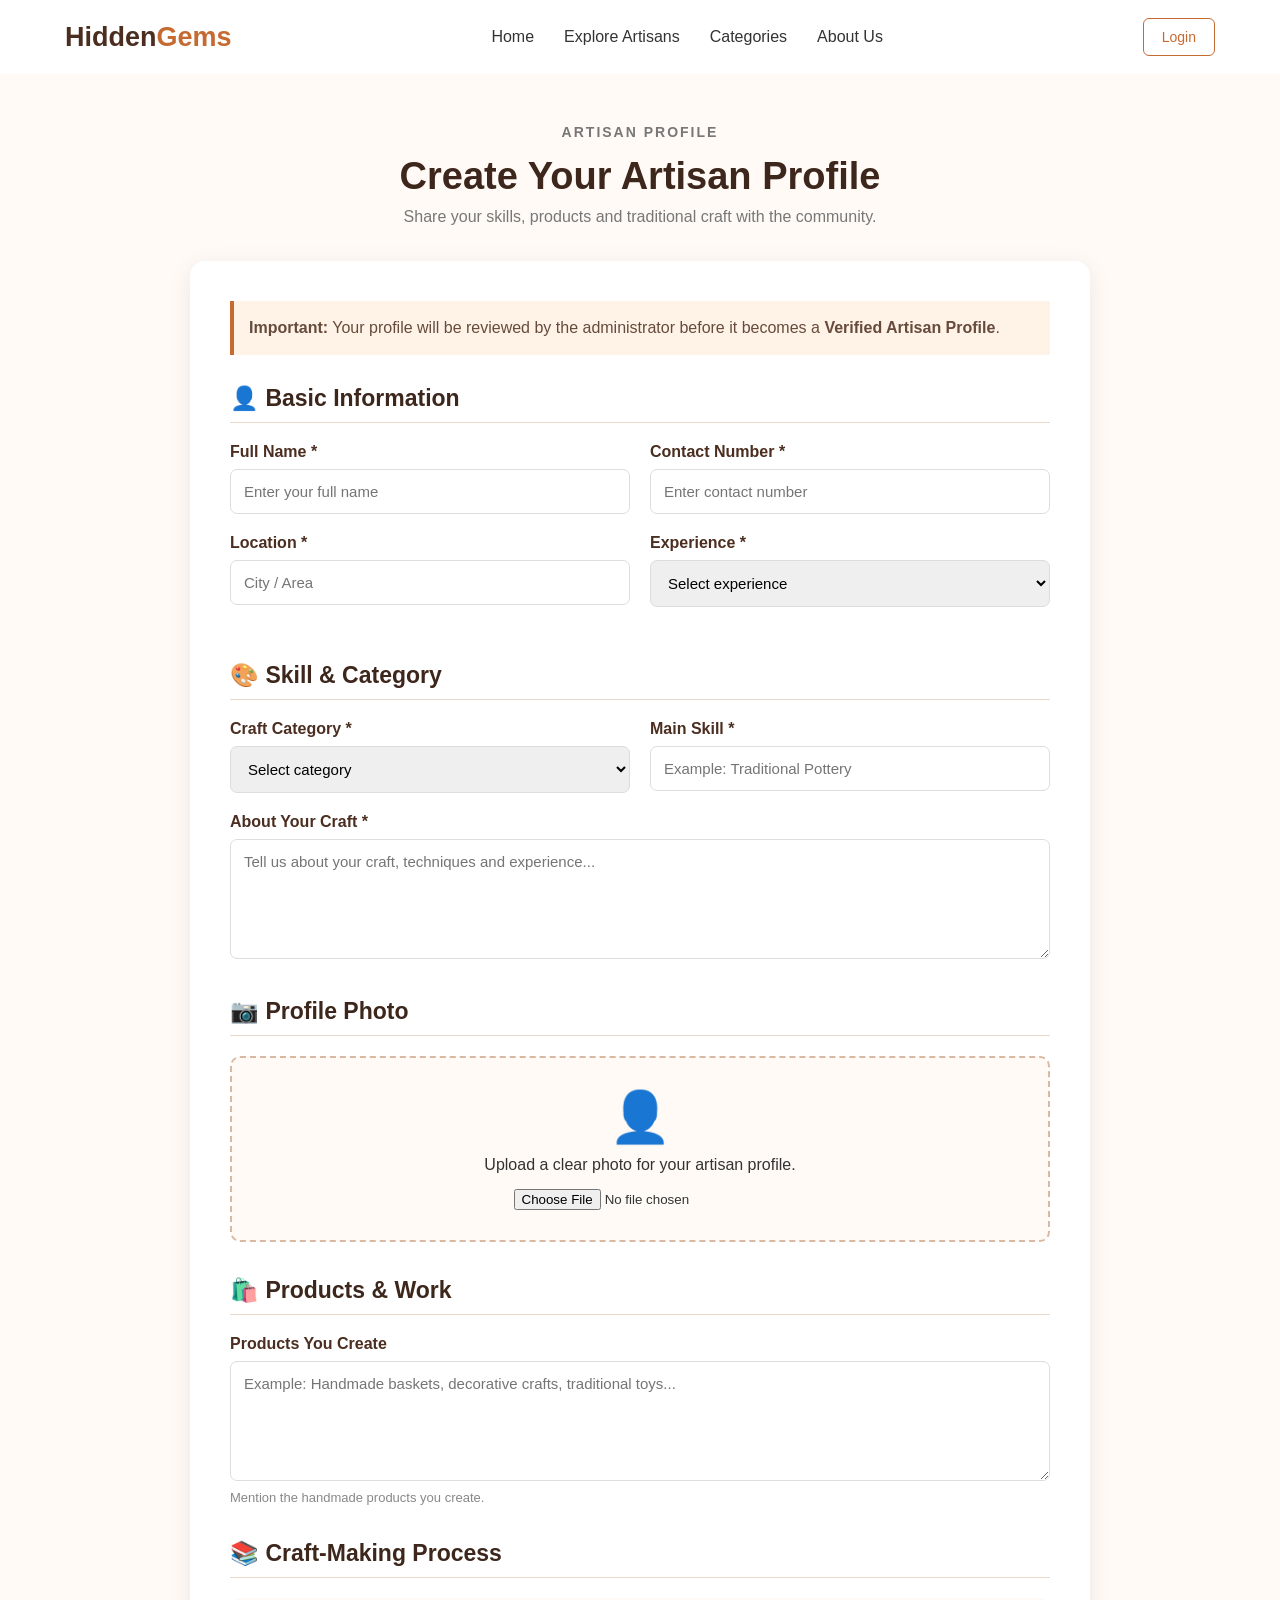
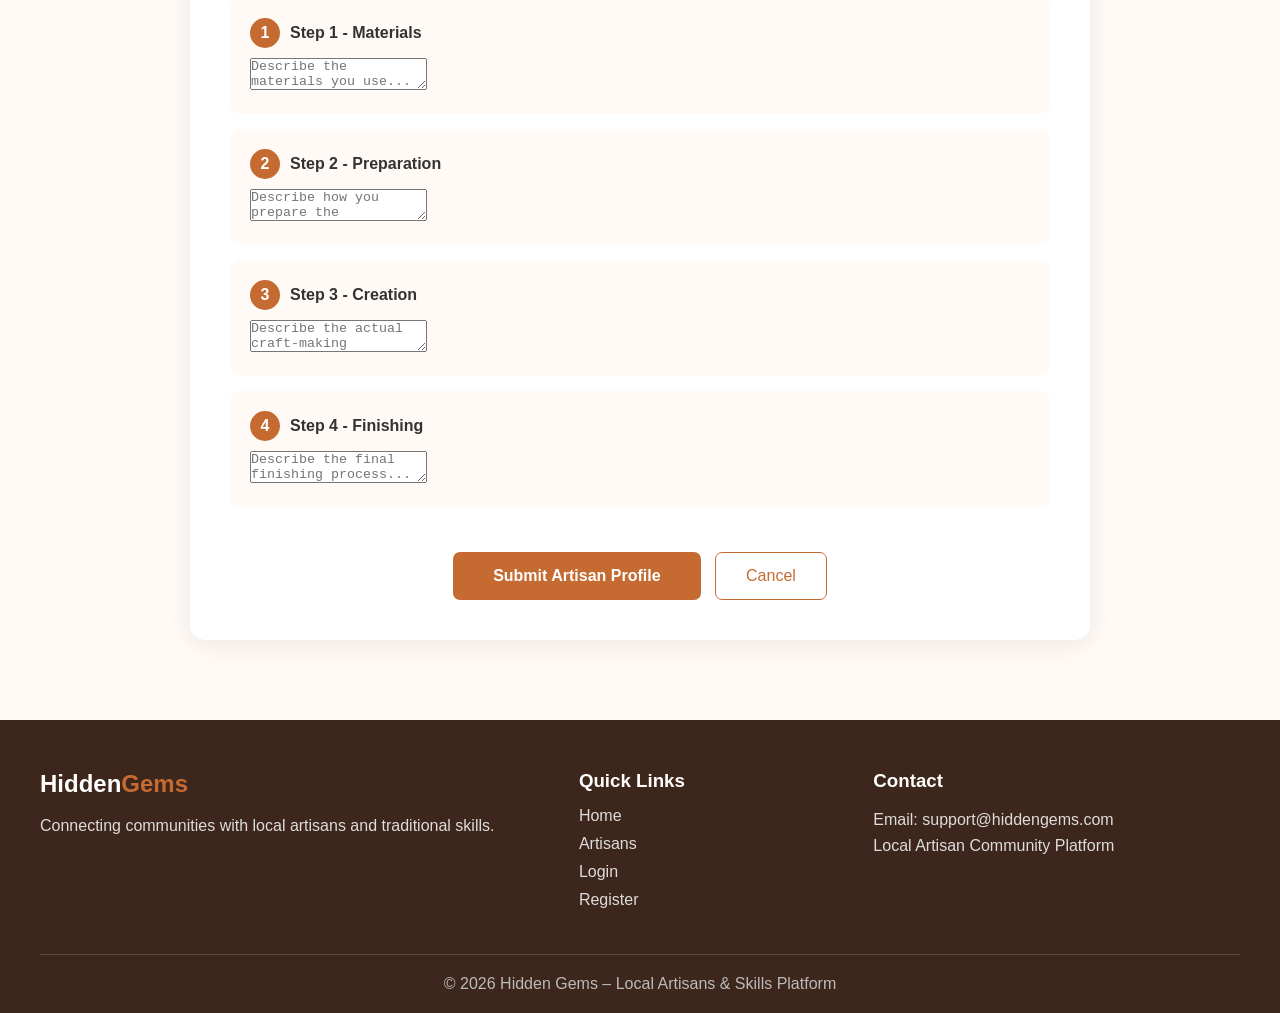
<file: add-artisan.html>
<!DOCTYPE html>
<html lang="en">

<head>
    <meta charset="UTF-8">
    <meta name="viewport" content="width=device-width, initial-scale=1.0">

    <title>Add Artisan Profile | Hidden Gems</title>

    <link rel="stylesheet" href="style.css">

    <style>

        .form-page {
            background: #fffaf5;
            padding: 50px 20px 80px;
        }

        .form-header {
            text-align: center;
            margin-bottom: 35px;
        }

        .form-header h1 {
            color: #3d261b;
            font-size: 38px;
            margin-bottom: 10px;
        }

        .form-header p {
            color: #777;
        }

        .artisan-form {
            max-width: 900px;
            margin: auto;
            background: white;
            padding: 40px;
            border-radius: 15px;
            box-shadow: 0 5px 25px rgba(0,0,0,0.08);
        }

        .form-section {
            margin-bottom: 35px;
        }

        .form-section h2 {
            color: #3d261b;
            font-size: 23px;
            margin-bottom: 20px;
            padding-bottom: 10px;
            border-bottom: 1px solid #ead8cb;
        }

        .form-row {
            display: grid;
            grid-template-columns: 1fr 1fr;
            gap: 20px;
        }

        .form-group {
            margin-bottom: 20px;
        }

        .form-group label {
            display: block;
            color: #4b2e20;
            font-weight: bold;
            margin-bottom: 8px;
        }

        .form-group input,
        .form-group select,
        .form-group textarea {
            width: 100%;
            padding: 13px;
            border: 1px solid #ddd;
            border-radius: 7px;
            font-size: 15px;
            font-family: Arial, sans-serif;
        }

        .form-group textarea {
            min-height: 120px;
            resize: vertical;
        }

        .form-group input:focus,
        .form-group select:focus,
        .form-group textarea:focus {
            outline: none;
            border-color: #c56b32;
        }

        .form-note {
            color: #888;
            font-size: 13px;
            margin-top: 5px;
        }

        .photo-box {
            border: 2px dashed #d8b9a3;
            border-radius: 10px;
            padding: 30px;
            text-align: center;
            background: #fffaf5;
        }

        .photo-box .icon {
            font-size: 50px;
            margin-bottom: 10px;
        }

        .photo-box input {
            margin-top: 15px;
        }

        .process-box {
            background: #fffaf5;
            padding: 20px;
            border-radius: 10px;
            margin-bottom: 15px;
        }

        .process-title {
            display: flex;
            align-items: center;
            gap: 10px;
            margin-bottom: 10px;
        }

        .process-number {
            width: 30px;
            height: 30px;
            border-radius: 50%;
            background: #c56b32;
            color: white;

            display: flex;
            justify-content: center;
            align-items: center;

            font-weight: bold;
        }

        .submit-area {
            text-align: center;
            padding-top: 10px;
        }

        .submit-btn {
            background: #c56b32;
            color: white;
            border: none;
            padding: 15px 40px;
            border-radius: 7px;
            font-size: 16px;
            font-weight: bold;
            cursor: pointer;
        }

        .submit-btn:hover {
            background: #9f4f22;
        }

        .cancel-btn {
            display: inline-block;
            margin-left: 10px;
            padding: 14px 30px;
            border: 1px solid #c56b32;
            color: #c56b32;
            text-decoration: none;
            border-radius: 7px;
        }

        .verification-note {
            background: #fff3e8;
            border-left: 4px solid #c56b32;
            padding: 15px;
            margin-bottom: 30px;
            color: #664b3c;
            line-height: 1.5;
        }

        @media (max-width: 700px) {

            .artisan-form {
                padding: 25px;
            }

            .form-row {
                grid-template-columns: 1fr;
                gap: 0;
            }

            .form-header h1 {
                font-size: 30px;
            }

            .cancel-btn {
                margin-left: 0;
                margin-top: 10px;
            }
        }

    </style>

</head>


<body>


    <!-- Navigation -->

    <header>

        <nav class="navbar">

            <div class="logo">
                Hidden<span>Gems</span>
            </div>

            <ul class="nav-links">

                <li>
                    <a href="index.html">
                        Home
                    </a>
                </li>

                <li>
                    <a href="artisans.html">
                        Explore Artisans
                    </a>
                </li>

                <li>
                    <a href="index.html#categories">
                        Categories
                    </a>
                </li>

                <li>
                    <a href="index.html#about">
                        About Us
                    </a>
                </li>

            </ul>

            <div class="nav-buttons">

                <a href="login.html" class="login-btn">
                    Login
                </a>

            </div>

        </nav>

    </header>



    <!-- Form Page -->

    <section class="form-page">


        <div class="form-header">

            <p class="small-title">
                ARTISAN PROFILE
            </p>

            <h1>
                Create Your Artisan Profile
            </h1>

            <p>
                Share your skills, products and traditional
                craft with the community.
            </p>

        </div>



        <div class="artisan-form">


            <!-- Verification Notice -->

            <div class="verification-note">

                <strong>Important:</strong>

                Your profile will be reviewed by the
                administrator before it becomes a
                <strong>Verified Artisan Profile</strong>.

            </div>



            <form id="artisanForm">


                <!-- Basic Information -->

                <div class="form-section">

                    <h2>
                        👤 Basic Information
                    </h2>


                    <div class="form-row">


                        <div class="form-group">

                            <label for="artisanName">
                                Full Name *
                            </label>

                            <input
                                type="text"
                                id="artisanName"
                                placeholder="Enter your full name"
                                required
                            >

                        </div>


                        <div class="form-group">

                            <label for="phone">
                                Contact Number *
                            </label>

                            <input
                                type="tel"
                                id="phone"
                                placeholder="Enter contact number"
                                maxlength="10"
                                required
                            >

                        </div>


                    </div>


                    <div class="form-row">


                        <div class="form-group">

                            <label for="location">
                                Location *
                            </label>

                            <input
                                type="text"
                                id="location"
                                placeholder="City / Area"
                                required
                            >

                        </div>


                        <div class="form-group">

                            <label for="experience">
                                Experience *
                            </label>

                            <select
                                id="experience"
                                required
                            >

                                <option value="">
                                    Select experience
                                </option>

                                <option value="0-2">
                                    0 - 2 Years
                                </option>

                                <option value="3-5">
                                    3 - 5 Years
                                </option>

                                <option value="6-10">
                                    6 - 10 Years
                                </option>

                                <option value="10+">
                                    More than 10 Years
                                </option>

                            </select>

                        </div>


                    </div>

                </div>



                <!-- Skill Information -->

                <div class="form-section">

                    <h2>
                        🎨 Skill & Category
                    </h2>


                    <div class="form-row">


                        <div class="form-group">

                            <label for="category">
                                Craft Category *
                            </label>

                            <select
                                id="category"
                                required
                            >

                                <option value="">
                                    Select category
                                </option>

                                <option value="Handicrafts">
                                    Handicrafts
                                </option>

                                <option value="Pottery">
                                    Pottery
                                </option>

                                <option value="Painting">
                                    Painting
                                </option>

                                <option value="Textile">
                                    Textile
                                </option>

                                <option value="Woodwork">
                                    Woodwork
                                </option>

                                <option value="Jewellery">
                                    Jewellery
                                </option>

                                <option value="Other">
                                    Other
                                </option>

                            </select>

                        </div>


                        <div class="form-group">

                            <label for="skill">
                                Main Skill *
                            </label>

                            <input
                                type="text"
                                id="skill"
                                placeholder="Example: Traditional Pottery"
                                required
                            >

                        </div>


                    </div>


                    <div class="form-group">

                        <label for="aboutCraft">
                            About Your Craft *
                        </label>

                        <textarea
                            id="aboutCraft"
                            placeholder="Tell us about your craft, techniques and experience..."
                            required
                        ></textarea>

                    </div>

                </div>



                <!-- Profile Photo -->

                <div class="form-section">

                    <h2>
                        📷 Profile Photo
                    </h2>


                    <div class="photo-box">

                        <div class="icon">
                            👤
                        </div>

                        <p>
                            Upload a clear photo for your
                            artisan profile.
                        </p>

                        <input
                            type="file"
                            id="profilePhoto"
                            accept="image/*"
                        >

                    </div>

                </div>



                <!-- Products -->

                <div class="form-section">

                    <h2>
                        🛍️ Products & Work
                    </h2>


                    <div class="form-group">

                        <label for="products">
                            Products You Create
                        </label>

                        <textarea
                            id="products"
                            placeholder="Example: Handmade baskets, decorative crafts, traditional toys..."
                        ></textarea>

                        <p class="form-note">
                            Mention the handmade products you create.
                        </p>

                    </div>

                </div>



                <!-- Craft Process -->

                <div class="form-section">

                    <h2>
                        📚 Craft-Making Process
                    </h2>


                    <div class="process-box">

                        <div class="process-title">

                            <div class="process-number">
                                1
                            </div>

                            <strong>
                                Step 1 - Materials
                            </strong>

                        </div>

                        <textarea
                            id="step1"
                            placeholder="Describe the materials you use..."
                        ></textarea>

                    </div>


                    <div class="process-box">

                        <div class="process-title">

                            <div class="process-number">
                                2
                            </div>

                            <strong>
                                Step 2 - Preparation
                            </strong>

                        </div>

                        <textarea
                            id="step2"
                            placeholder="Describe how you prepare the materials..."
                        ></textarea>

                    </div>


                    <div class="process-box">

                        <div class="process-title">

                            <div class="process-number">
                                3
                            </div>

                            <strong>
                                Step 3 - Creation
                            </strong>

                        </div>

                        <textarea
                            id="step3"
                            placeholder="Describe the actual craft-making process..."
                        ></textarea>

                    </div>


                    <div class="process-box">

                        <div class="process-title">

                            <div class="process-number">
                                4
                            </div>

                            <strong>
                                Step 4 - Finishing
                            </strong>

                        </div>

                        <textarea
                            id="step4"
                            placeholder="Describe the final finishing process..."
                        ></textarea>

                    </div>

                </div>



                <!-- Submit -->

                <div class="submit-area">

                    <button
                        type="submit"
                        class="submit-btn">

                        Submit Artisan Profile

                    </button>


                    <a
                        href="artisans.html"
                        class="cancel-btn">

                        Cancel

                    </a>

                </div>


            </form>

        </div>

    </section>



    <!-- Footer -->

    <footer>

        <div class="footer-content">


            <div>

                <h2>
                    Hidden<span>Gems</span>
                </h2>

                <p>
                    Connecting communities with local
                    artisans and traditional skills.
                </p>

            </div>


            <div>

                <h3>
                    Quick Links
                </h3>

                <a href="index.html">
                    Home
                </a>

                <a href="artisans.html">
                    Artisans
                </a>

                <a href="login.html">
                    Login
                </a>

                <a href="register.html">
                    Register
                </a>

            </div>


            <div>

                <h3>
                    Contact
                </h3>

                <p>
                    Email: support@hiddengems.com
                </p>

                <p>
                    Local Artisan Community Platform
                </p>

            </div>


        </div>


        <div class="copyright">

            © 2026 Hidden Gems – Local Artisans & Skills Platform

        </div>

    </footer>



    <!-- JavaScript -->

    <script>

        document
        .getElementById("artisanForm")
        .addEventListener("submit", function(event) {

            event.preventDefault();

            alert(
                "Your artisan profile has been submitted successfully! It will be reviewed by the administrator."
            );

            this.reset();

        });

    </script>


</body>

</html>
</file>
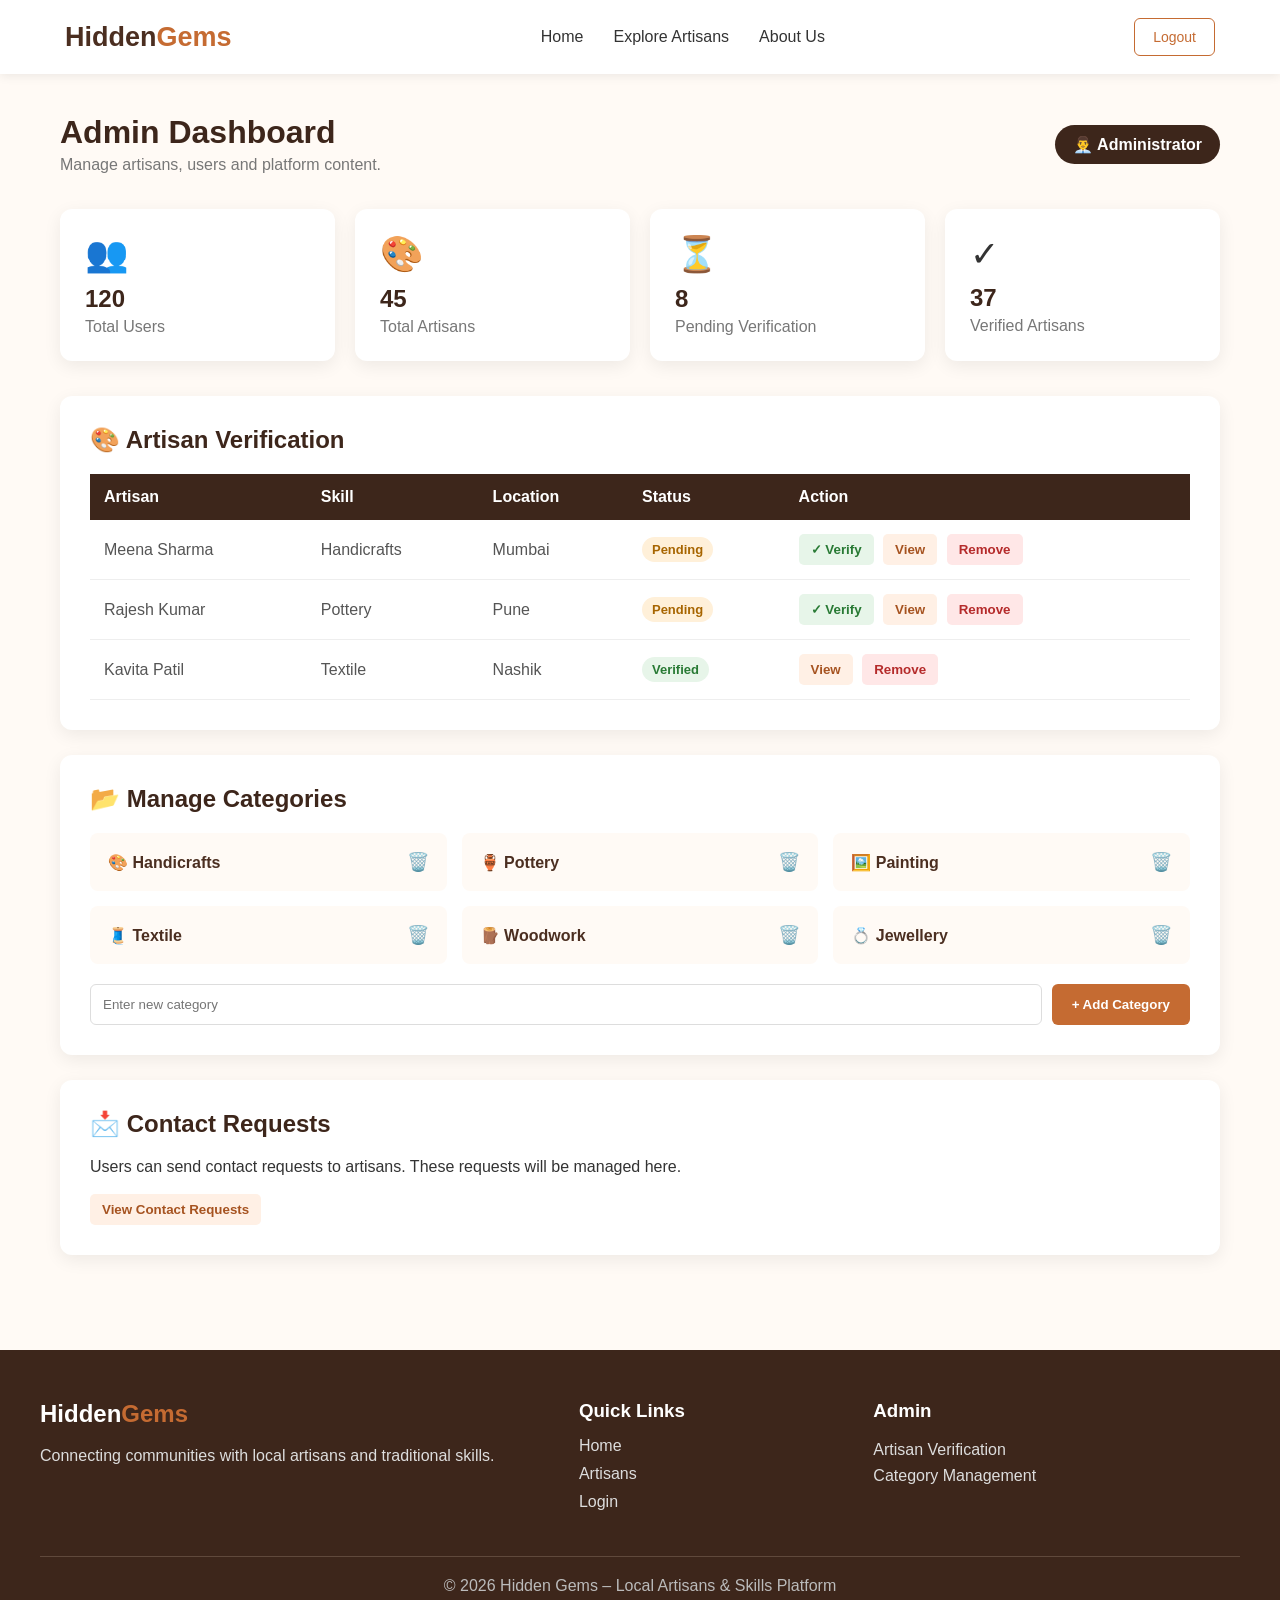
<file: admin.html>
<!DOCTYPE html>
<html lang="en">

<head>

    <meta charset="UTF-8">

    <meta name="viewport"
          content="width=device-width, initial-scale=1.0">

    <title>Admin Dashboard | Hidden Gems</title>

    <link rel="stylesheet" href="style.css">

    <style>

        body {
            background: #fffaf5;
        }

        .admin-page {
            padding: 40px 20px 70px;
            max-width: 1200px;
            margin: auto;
        }

        .admin-header {
            display: flex;
            justify-content: space-between;
            align-items: center;
            margin-bottom: 35px;
        }

        .admin-header h1 {
            color: #3d261b;
            margin-bottom: 5px;
        }

        .admin-header p {
            color: #777;
        }

        .admin-badge {
            background: #3d261b;
            color: white;
            padding: 10px 18px;
            border-radius: 20px;
            font-weight: bold;
        }

        /* Statistics */

        .stats {
            display: grid;
            grid-template-columns: repeat(4, 1fr);
            gap: 20px;
            margin-bottom: 35px;
        }

        .stat-card {
            background: white;
            padding: 25px;
            border-radius: 12px;
            box-shadow: 0 5px 18px rgba(0,0,0,0.07);
        }

        .stat-icon {
            font-size: 35px;
            margin-bottom: 10px;
        }

        .stat-card h2 {
            color: #3d261b;
            margin-bottom: 5px;
        }

        .stat-card p {
            color: #777;
        }

        /* Dashboard Cards */

        .dashboard-card {
            background: white;
            padding: 30px;
            border-radius: 12px;
            box-shadow: 0 5px 18px rgba(0,0,0,0.07);
            margin-bottom: 25px;
        }

        .dashboard-card h2 {
            color: #3d261b;
            margin-bottom: 20px;
        }

        /* Table */

        .table-container {
            overflow-x: auto;
        }

        table {
            width: 100%;
            border-collapse: collapse;
        }

        th {
            background: #3d261b;
            color: white;
            padding: 14px;
            text-align: left;
        }

        td {
            padding: 14px;
            border-bottom: 1px solid #eee;
            color: #555;
        }

        tr:hover {
            background: #fffaf5;
        }

        /* Status */

        .status {
            display: inline-block;
            padding: 5px 10px;
            border-radius: 15px;
            font-size: 13px;
            font-weight: bold;
        }

        .pending {
            background: #fff0d9;
            color: #a76500;
        }

        .verified {
            background: #e7f5e9;
            color: #287a34;
        }

        /* Buttons */

        .action-btn {
            border: none;
            padding: 8px 12px;
            border-radius: 5px;
            cursor: pointer;
            font-weight: bold;
            margin-right: 5px;
        }

        .verify-btn {
            background: #e7f5e9;
            color: #287a34;
        }

        .remove-btn {
            background: #ffe7e7;
            color: #b52b2b;
        }

        .view-btn {
            background: #fff0e5;
            color: #a65320;
        }

        .action-btn:hover {
            opacity: 0.8;
        }

        /* Categories */

        .category-list {
            display: grid;
            grid-template-columns: repeat(3, 1fr);
            gap: 15px;
        }

        .category-item {
            background: #fffaf5;
            padding: 18px;
            border-radius: 8px;

            display: flex;
            justify-content: space-between;
            align-items: center;
        }

        .category-item span {
            color: #4b2e20;
            font-weight: bold;
        }

        .delete-category {
            border: none;
            background: transparent;
            color: #b52b2b;
            cursor: pointer;
            font-size: 18px;
        }

        /* Add Category */

        .add-category {
            display: flex;
            gap: 10px;
            margin-top: 20px;
        }

        .add-category input {
            flex: 1;
            padding: 12px;
            border: 1px solid #ddd;
            border-radius: 6px;
        }

        .add-category button {
            background: #c56b32;
            color: white;
            border: none;
            padding: 12px 20px;
            border-radius: 6px;
            cursor: pointer;
            font-weight: bold;
        }

        /* Responsive */

        @media (max-width: 900px) {

            .stats {
                grid-template-columns: repeat(2, 1fr);
            }

            .category-list {
                grid-template-columns: 1fr 1fr;
            }

        }

        @media (max-width: 600px) {

            .admin-header {
                flex-direction: column;
                align-items: flex-start;
                gap: 15px;
            }

            .stats {
                grid-template-columns: 1fr;
            }

            .category-list {
                grid-template-columns: 1fr;
            }

        }

    </style>

</head>


<body>


<!-- Navigation -->

<header>

    <nav class="navbar">

        <div class="logo">
            Hidden<span>Gems</span>
        </div>

        <ul class="nav-links">

            <li>
                <a href="index.html">
                    Home
                </a>
            </li>

            <li>
                <a href="artisans.html">
                    Explore Artisans
                </a>
            </li>

            <li>
                <a href="index.html#about">
                    About Us
                </a>
            </li>

        </ul>

        <div class="nav-buttons">

            <a href="login.html"
               class="login-btn">
                Logout
            </a>

        </div>

    </nav>

</header>


<!-- Admin Dashboard -->

<main class="admin-page">


    <!-- Header -->

    <div class="admin-header">

        <div>

            <h1>
                Admin Dashboard
            </h1>

            <p>
                Manage artisans, users and platform content.
            </p>

        </div>

        <div class="admin-badge">
            👨‍💼 Administrator
        </div>

    </div>


    <!-- Statistics -->

    <section class="stats">


        <div class="stat-card">

            <div class="stat-icon">
                👥
            </div>

            <h2>
                120
            </h2>

            <p>
                Total Users
            </p>

        </div>


        <div class="stat-card">

            <div class="stat-icon">
                🎨
            </div>

            <h2>
                45
            </h2>

            <p>
                Total Artisans
            </p>

        </div>


        <div class="stat-card">

            <div class="stat-icon">
                ⏳
            </div>

            <h2 id="pendingCount">
                8
            </h2>

            <p>
                Pending Verification
            </p>

        </div>


        <div class="stat-card">

            <div class="stat-icon">
                ✓
            </div>

            <h2>
                37
            </h2>

            <p>
                Verified Artisans
            </p>

        </div>


    </section>


    <!-- Artisan Verification -->

    <section class="dashboard-card">

        <h2>
            🎨 Artisan Verification
        </h2>


        <div class="table-container">

            <table>

                <thead>

                    <tr>

                        <th>
                            Artisan
                        </th>

                        <th>
                            Skill
                        </th>

                        <th>
                            Location
                        </th>

                        <th>
                            Status
                        </th>

                        <th>
                            Action
                        </th>

                    </tr>

                </thead>


                <tbody id="artisanTable">


                    <tr id="artisan1">

                        <td>
                            Meena Sharma
                        </td>

                        <td>
                            Handicrafts
                        </td>

                        <td>
                            Mumbai
                        </td>

                        <td>

                            <span class="status pending">
                                Pending
                            </span>

                        </td>

                        <td>

                            <button
                                class="action-btn verify-btn"
                                onclick="verifyArtisan('artisan1')">

                                ✓ Verify

                            </button>

                            <button
                                class="action-btn view-btn"
                                onclick="viewArtisan()">

                                View

                            </button>

                            <button
                                class="action-btn remove-btn"
                                onclick="removeArtisan('artisan1')">

                                Remove

                            </button>

                        </td>

                    </tr>



                    <tr id="artisan2">

                        <td>
                            Rajesh Kumar
                        </td>

                        <td>
                            Pottery
                        </td>

                        <td>
                            Pune
                        </td>

                        <td>

                            <span class="status pending">
                                Pending
                            </span>

                        </td>

                        <td>

                            <button
                                class="action-btn verify-btn"
                                onclick="verifyArtisan('artisan2')">

                                ✓ Verify

                            </button>

                            <button
                                class="action-btn view-btn"
                                onclick="viewArtisan()">

                                View

                            </button>

                            <button
                                class="action-btn remove-btn"
                                onclick="removeArtisan('artisan2')">

                                Remove

                            </button>

                        </td>

                    </tr>



                    <tr id="artisan3">

                        <td>
                            Kavita Patil
                        </td>

                        <td>
                            Textile
                        </td>

                        <td>
                            Nashik
                        </td>

                        <td>

                            <span class="status verified">
                                Verified
                            </span>

                        </td>

                        <td>

                            <button
                                class="action-btn view-btn"
                                onclick="viewArtisan()">

                                View

                            </button>

                            <button
                                class="action-btn remove-btn"
                                onclick="removeArtisan('artisan3')">

                                Remove

                            </button>

                        </td>

                    </tr>


                </tbody>

            </table>

        </div>

    </section>



    <!-- Categories -->

    <section class="dashboard-card">

        <h2>
            📂 Manage Categories
        </h2>


        <div
            class="category-list"
            id="categoryList">


            <div class="category-item">

                <span>
                    🎨 Handicrafts
                </span>

                <button
                    class="delete-category"
                    onclick="deleteCategory(this)">

                    🗑️

                </button>

            </div>


            <div class="category-item">

                <span>
                    🏺 Pottery
                </span>

                <button
                    class="delete-category"
                    onclick="deleteCategory(this)">

                    🗑️

                </button>

            </div>


            <div class="category-item">

                <span>
                    🖼️ Painting
                </span>

                <button
                    class="delete-category"
                    onclick="deleteCategory(this)">

                    🗑️

                </button>

            </div>


            <div class="category-item">

                <span>
                    🧵 Textile
                </span>

                <button
                    class="delete-category"
                    onclick="deleteCategory(this)">

                    🗑️

                </button>

            </div>


            <div class="category-item">

                <span>
                    🪵 Woodwork
                </span>

                <button
                    class="delete-category"
                    onclick="deleteCategory(this)">

                    🗑️

                </button>

            </div>


            <div class="category-item">

                <span>
                    💍 Jewellery
                </span>

                <button
                    class="delete-category"
                    onclick="deleteCategory(this)">

                    🗑️

                </button>

            </div>


        </div>


        <div class="add-category">

            <input
                type="text"
                id="newCategory"
                placeholder="Enter new category">

            <button
                onclick="addCategory()">

                + Add Category

            </button>

        </div>

    </section>



    <!-- Contact Requests -->

    <section class="dashboard-card">

        <h2>
            📩 Contact Requests
        </h2>

        <p>
            Users can send contact requests to artisans.
            These requests will be managed here.
        </p>

        <br>

        <button
            class="action-btn view-btn"
            onclick="showRequests()">

            View Contact Requests

        </button>

    </section>


</main>



<!-- Footer -->

<footer>

    <div class="footer-content">


        <div>

            <h2>
                Hidden<span>Gems</span>
            </h2>

            <p>
                Connecting communities with local
                artisans and traditional skills.
            </p>

        </div>


        <div>

            <h3>
                Quick Links
            </h3>

            <a href="index.html">
                Home
            </a>

            <a href="artisans.html">
                Artisans
            </a>

            <a href="login.html">
                Login
            </a>

        </div>


        <div>

            <h3>
                Admin
            </h3>

            <p>
                Artisan Verification
            </p>

            <p>
                Category Management
            </p>

        </div>


    </div>


    <div class="copyright">

        © 2026 Hidden Gems – Local Artisans & Skills Platform

    </div>

</footer>



<!-- JavaScript -->

<script>


    /* Verify Artisan */

    function verifyArtisan(id) {

        let row = document.getElementById(id);

        let status = row.querySelector(".status");

        status.textContent = "Verified";

        status.className = "status verified";

        let verifyButton =
            row.querySelector(".verify-btn");

        if (verifyButton) {
            verifyButton.remove();
        }

        updatePendingCount();

        alert(
            "Artisan profile verified successfully!"
        );

    }



    /* Remove Artisan */

    function removeArtisan(id) {

        let confirmation =
            confirm(
                "Are you sure you want to remove this artisan?"
            );

        if (confirmation) {

            document
                .getElementById(id)
                .remove();

            updatePendingCount();

            alert(
                "Artisan profile removed successfully."
            );

        }

    }



    /* Update Pending Count */

    function updatePendingCount() {

        let pending =
            document.querySelectorAll(
                ".status.pending"
            ).length;

        document.getElementById(
            "pendingCount"
        ).textContent = pending;

    }



    /* View Artisan */

    function viewArtisan() {

        window.location.href =
            "artisan-profile.html";

    }



    /* Delete Category */

    function deleteCategory(button) {

        let confirmation =
            confirm(
                "Do you want to delete this category?"
            );

        if (confirmation) {

            button
                .parentElement
                .remove();

        }

    }



    /* Add Category */

    function addCategory() {

        let input =
            document.getElementById(
                "newCategory"
            );

        let category =
            input.value.trim();

        if (category === "") {

            alert(
                "Please enter a category name."
            );

            return;

        }


        let categoryList =
            document.getElementById(
                "categoryList"
            );


        let newItem =
            document.createElement("div");

        newItem.className =
            "category-item";


        newItem.innerHTML = `

            <span>
                📁 ${category}
            </span>

            <button
                class="delete-category"
                onclick="deleteCategory(this)">

                🗑️

            </button>

        `;


        categoryList.appendChild(newItem);

        input.value = "";

    }



    /* Contact Requests */

    function showRequests() {

        alert(
            "Contact request management will be connected to the database in the next stage."
        );

    }

</script>


</body>

</html>
</file>
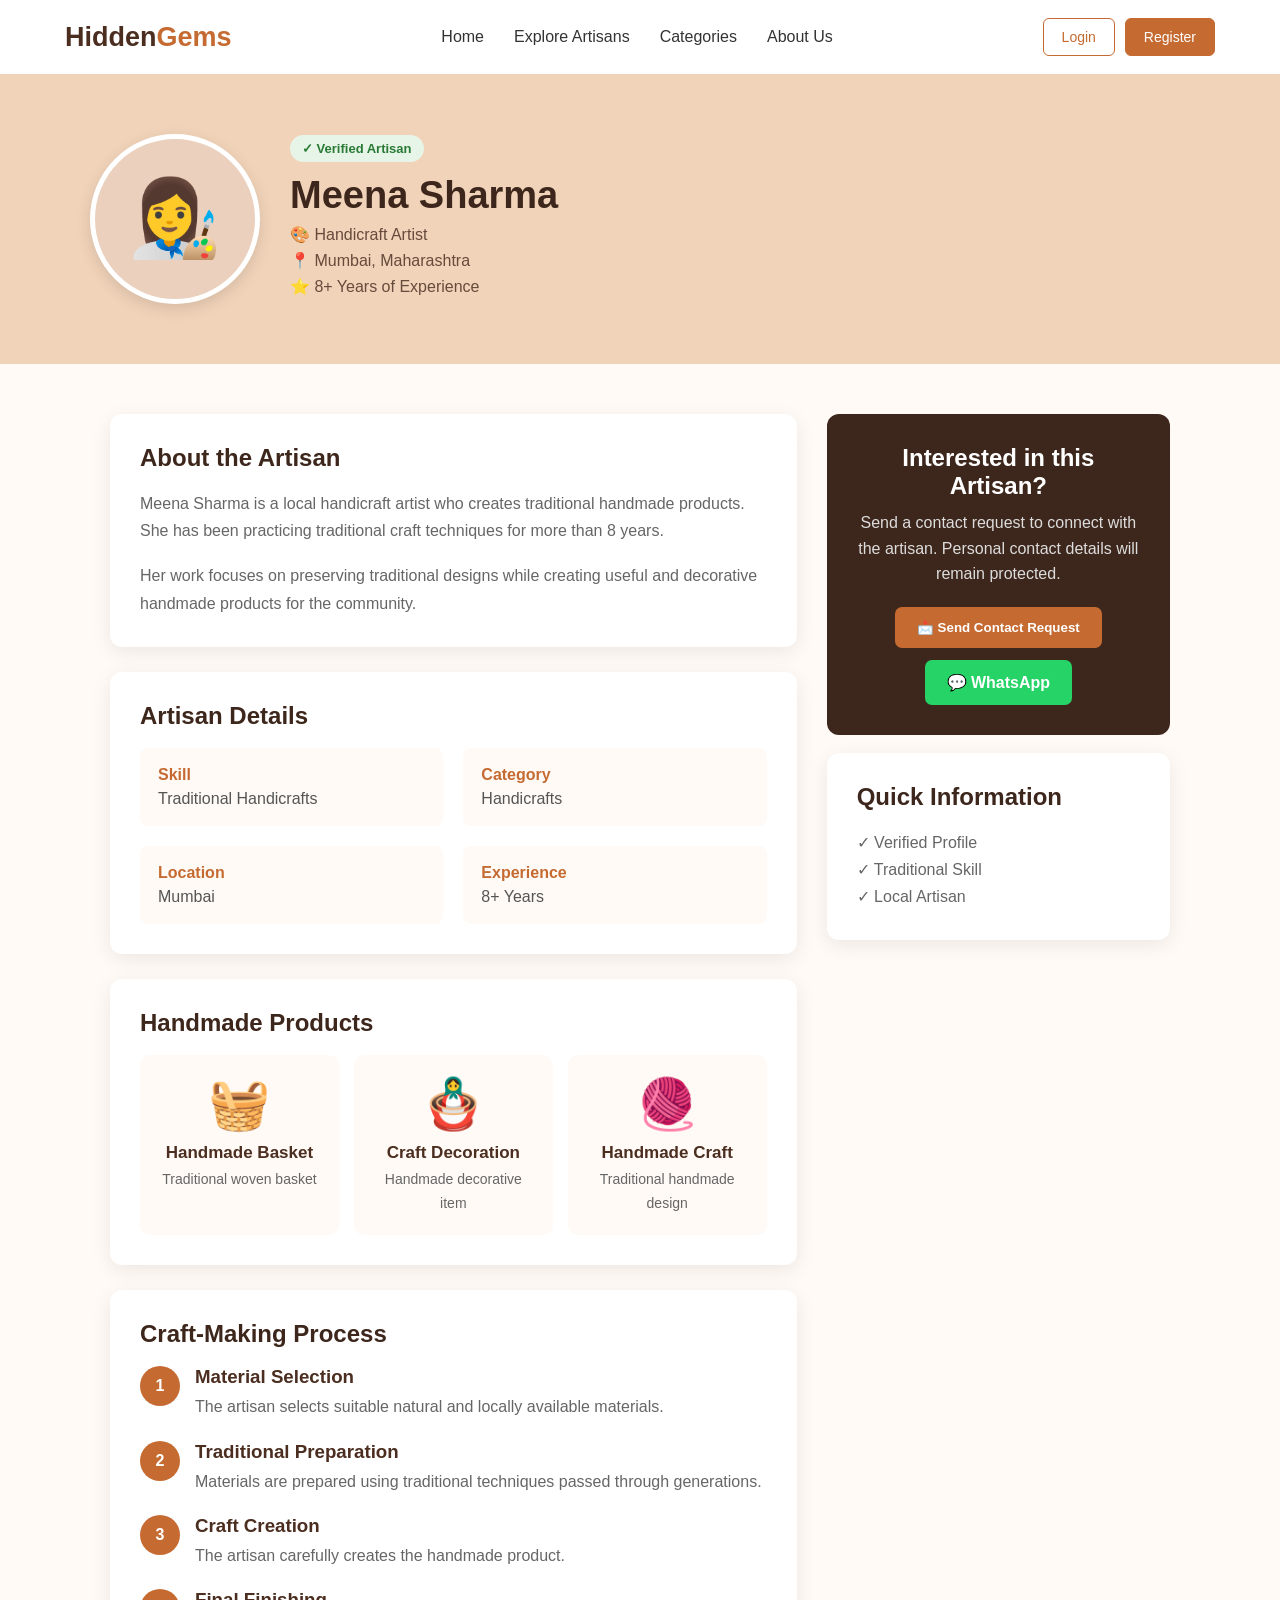
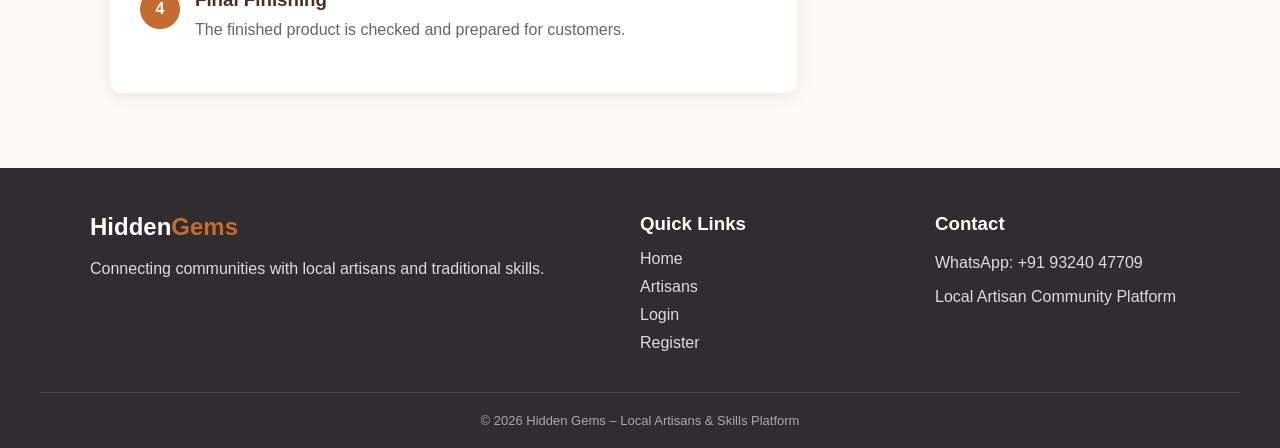
<file: artisan-profile.html>
<!DOCTYPE html>
<html lang="en">

<head>
    <meta charset="UTF-8">
    <meta name="viewport" content="width=device-width, initial-scale=1.0">

    <title>Artisan Profile | Hidden Gems</title>

    <link rel="stylesheet" href="style.css">

    <style>

        /* ================= PROFILE HEADER ================= */

        .profile-header {
            background: #f1d3b9;
            padding: 60px 20px;
        }

        .profile-container {
            max-width: 1100px;
            margin: auto;
        }

        .profile-top {
            display: flex;
            align-items: center;
            gap: 30px;
        }

        .profile-photo {
            width: 170px;
            height: 170px;
            border-radius: 50%;
            background: #ead0bd;

            display: flex;
            justify-content: center;
            align-items: center;

            font-size: 75px;

            border: 5px solid white;
            box-shadow: 0 5px 15px rgba(0,0,0,0.12);
        }

        .profile-info h1 {
            color: #3d261b;
            font-size: 38px;
            margin-bottom: 8px;
        }

        .verified-badge {
            display: inline-block;
            background: #e7f5e9;
            color: #287a34;

            padding: 6px 12px;
            border-radius: 20px;

            font-size: 13px;
            font-weight: bold;

            margin-bottom: 12px;
        }

        .profile-info p {
            color: #664b3c;
            margin: 7px 0;
        }


        /* ================= MAIN PROFILE ================= */

        .profile-main {
            max-width: 1100px;
            margin: 50px auto;
            padding: 0 20px;

            display: grid;
            grid-template-columns: 2fr 1fr;
            gap: 30px;
        }

        .profile-card {
            background: white;
            padding: 30px;
            border-radius: 12px;

            box-shadow: 0 5px 20px rgba(0,0,0,0.08);

            margin-bottom: 25px;
        }

        .profile-card h2 {
            color: #3d261b;
            margin-bottom: 18px;
        }

        .profile-card p {
            color: #666;
            line-height: 1.7;
        }


        /* ================= DETAILS ================= */

        .details-grid {
            display: grid;
            grid-template-columns: 1fr 1fr;
            gap: 20px;
        }

        .detail-box {
            background: #fffaf5;
            padding: 18px;
            border-radius: 8px;
        }

        .detail-box strong {
            display: block;
            color: #c56b32;
            margin-bottom: 6px;
        }

        .detail-box span {
            color: #555;
        }


        /* ================= PRODUCTS ================= */

        .products {
            display: grid;
            grid-template-columns: repeat(3, 1fr);
            gap: 15px;
        }

        .product {
            background: #fffaf5;
            border-radius: 10px;
            padding: 20px;
            text-align: center;
        }

        .product-icon {
            font-size: 50px;
            margin-bottom: 10px;
        }

        .product h3 {
            color: #4b2e20;
            font-size: 17px;
        }

        .product p {
            font-size: 14px;
            margin-top: 5px;
        }


        /* ================= CRAFT PROCESS ================= */

        .process-step {
            display: flex;
            gap: 15px;
            margin-bottom: 20px;
        }

        .step-number {
            min-width: 40px;
            height: 40px;

            border-radius: 50%;
            background: #c56b32;
            color: white;

            display: flex;
            justify-content: center;
            align-items: center;

            font-weight: bold;
        }

        .process-step h3 {
            color: #4b2e20;
            margin-bottom: 5px;
        }


        /* ================= CONTACT BOX ================= */

        .contact-box {
            background: #3d261b;
            color: white;
            padding: 30px;
            border-radius: 12px;
            text-align: center;
        }

        .contact-box h2 {
            margin-bottom: 10px;
        }

        .contact-box p {
            color: #ddd;
            line-height: 1.6;
            margin-bottom: 20px;
        }

        .contact-btn {
            display: inline-block;
            padding: 13px 22px;

            background: #c56b32;
            color: white;

            text-decoration: none;
            border-radius: 7px;

            font-weight: bold;
            border: none;
            cursor: pointer;
        }

        .contact-btn:hover {
            background: #e07d3c;
        }


        /* ================= WHATSAPP ================= */

        .whatsapp-btn {
            display: inline-block;
            margin-top: 12px;
            padding: 13px 22px;

            background: #25D366;
            color: white;

            text-decoration: none;
            border-radius: 7px;

            font-weight: bold;
            border: none;
            cursor: pointer;

            transition: 0.2s ease;
        }

        .whatsapp-btn:hover {
            background: #1ebe5d;
        }


        /* ================= FOOTER ================= */

        .footer-content {
            max-width: 1100px;
            margin: auto;

            display: grid;
            grid-template-columns: 2fr 1fr 1fr;
            gap: 40px;
        }

        footer {
            background: #302c30;
            color: white;
            padding: 45px 25px 20px;
        }

        footer h2 {
            margin-bottom: 10px;
        }

        footer h2 span {
            color: #c56b32;
        }

        footer h3 {
            margin-bottom: 15px;
        }

        footer p {
            color: #ccc;
            line-height: 1.7;
            margin-bottom: 8px;
        }

        footer a {
            display: block;
            color: #ccc;
            text-decoration: none;
            margin-bottom: 10px;
        }

        footer a:hover {
            color: #e07d3c;
        }

        .copyright {
            text-align: center;
            border-top: 1px solid rgba(255,255,255,0.12);
            margin-top: 30px;
            padding-top: 20px;
            color: #aaa;
            font-size: 13px;
        }


        /* ================= MOBILE ================= */

        @media (max-width: 800px) {

            .profile-top {
                flex-direction: column;
                text-align: center;
            }

            .profile-main {
                grid-template-columns: 1fr;
            }

            .products {
                grid-template-columns: 1fr;
            }

            .details-grid {
                grid-template-columns: 1fr;
            }

            .footer-content {
                grid-template-columns: 1fr;
                text-align: center;
            }

        }

    </style>

</head>


<body>


    <!-- ================= NAVIGATION ================= -->

    <header>

        <nav class="navbar">

            <div class="logo">
                Hidden<span>Gems</span>
            </div>


            <ul class="nav-links">

                <li>
                    <a href="index.html">
                        Home
                    </a>
                </li>

                <li>
                    <a href="artisans.html">
                        Explore Artisans
                    </a>
                </li>

                <li>
                    <a href="index.html#categories">
                        Categories
                    </a>
                </li>

                <li>
                    <a href="index.html#about">
                        About Us
                    </a>
                </li>

            </ul>


            <div class="nav-buttons">

                <a href="login.html" class="login-btn">
                    Login
                </a>

                <a href="register.html" class="register-btn">
                    Register
                </a>

            </div>

        </nav>

    </header>



    <!-- ================= PROFILE HEADER ================= -->

    <section class="profile-header">

        <div class="profile-container">

            <div class="profile-top">

                <div class="profile-photo">
                    👩‍🎨
                </div>


                <div class="profile-info">

                    <span class="verified-badge">
                        ✓ Verified Artisan
                    </span>

                    <h1>
                        Meena Sharma
                    </h1>

                    <p>
                        🎨 Handicraft Artist
                    </p>

                    <p>
                        📍 Mumbai, Maharashtra
                    </p>

                    <p>
                        ⭐ 8+ Years of Experience
                    </p>

                </div>

            </div>

        </div>

    </section>



    <!-- ================= MAIN CONTENT ================= -->

    <main class="profile-main">


        <!-- ================= LEFT SIDE ================= -->

        <div>


            <!-- ABOUT -->

            <div class="profile-card">

                <h2>
                    About the Artisan
                </h2>

                <p>
                    Meena Sharma is a local handicraft artist
                    who creates traditional handmade products.
                    She has been practicing traditional craft
                    techniques for more than 8 years.
                </p>

                <br>

                <p>
                    Her work focuses on preserving traditional
                    designs while creating useful and decorative
                    handmade products for the community.
                </p>

            </div>



            <!-- DETAILS -->

            <div class="profile-card">

                <h2>
                    Artisan Details
                </h2>


                <div class="details-grid">


                    <div class="detail-box">

                        <strong>
                            Skill
                        </strong>

                        <span>
                            Traditional Handicrafts
                        </span>

                    </div>


                    <div class="detail-box">

                        <strong>
                            Category
                        </strong>

                        <span>
                            Handicrafts
                        </span>

                    </div>


                    <div class="detail-box">

                        <strong>
                            Location
                        </strong>

                        <span>
                            Mumbai
                        </span>

                    </div>


                    <div class="detail-box">

                        <strong>
                            Experience
                        </strong>

                        <span>
                            8+ Years
                        </span>

                    </div>


                </div>

            </div>



            <!-- PRODUCTS -->

            <div class="profile-card">

                <h2>
                    Handmade Products
                </h2>


                <div class="products">


                    <div class="product">

                        <div class="product-icon">
                            🧺
                        </div>

                        <h3>
                            Handmade Basket
                        </h3>

                        <p>
                            Traditional woven basket
                        </p>

                    </div>


                    <div class="product">

                        <div class="product-icon">
                            🪆
                        </div>

                        <h3>
                            Craft Decoration
                        </h3>

                        <p>
                            Handmade decorative item
                        </p>

                    </div>


                    <div class="product">

                        <div class="product-icon">
                            🧶
                        </div>

                        <h3>
                            Handmade Craft
                        </h3>

                        <p>
                            Traditional handmade design
                        </p>

                    </div>


                </div>

            </div>



            <!-- CRAFT PROCESS -->

            <div class="profile-card">

                <h2>
                    Craft-Making Process
                </h2>


                <div class="process-step">

                    <div class="step-number">
                        1
                    </div>

                    <div>

                        <h3>
                            Material Selection
                        </h3>

                        <p>
                            The artisan selects suitable
                            natural and locally available
                            materials.
                        </p>

                    </div>

                </div>


                <div class="process-step">

                    <div class="step-number">
                        2
                    </div>

                    <div>

                        <h3>
                            Traditional Preparation
                        </h3>

                        <p>
                            Materials are prepared using
                            traditional techniques passed
                            through generations.
                        </p>

                    </div>

                </div>


                <div class="process-step">

                    <div class="step-number">
                        3
                    </div>

                    <div>

                        <h3>
                            Craft Creation
                        </h3>

                        <p>
                            The artisan carefully creates
                            the handmade product.
                        </p>

                    </div>

                </div>


                <div class="process-step">

                    <div class="step-number">
                        4
                    </div>

                    <div>

                        <h3>
                            Final Finishing
                        </h3>

                        <p>
                            The finished product is checked
                            and prepared for customers.
                        </p>

                    </div>

                </div>

            </div>


        </div>



        <!-- ================= RIGHT SIDE ================= -->

        <div>


            <!-- CONTACT -->

            <div class="contact-box">

                <h2>
                    Interested in this Artisan?
                </h2>

                <p>
                    Send a contact request to connect
                    with the artisan. Personal contact
                    details will remain protected.
                </p>


                <button
                    class="contact-btn"
                    onclick="sendContactRequest()"
                >
                    📩 Send Contact Request
                </button>


                <br>


                <a
                    href="https://wa.me/919324047709"
                    target="_blank"
                    rel="noopener noreferrer"
                    class="whatsapp-btn"
                >
                    💬 WhatsApp
                </a>

            </div>


            <br>


            <!-- QUICK INFORMATION -->

            <div class="profile-card">

                <h2>
                    Quick Information
                </h2>

                <p>
                    ✓ Verified Profile
                </p>

                <p>
                    ✓ Traditional Skill
                </p>

                <p>
                    ✓ Local Artisan
                </p>

            </div>


        </div>


    </main>



    <!-- ================= FOOTER ================= -->

    <footer>

        <div class="footer-content">


            <div>

                <h2>
                    Hidden<span>Gems</span>
                </h2>

                <p>
                    Connecting communities with local
                    artisans and traditional skills.
                </p>

            </div>


            <div>

                <h3>
                    Quick Links
                </h3>

                <a href="index.html">
                    Home
                </a>

                <a href="artisans.html">
                    Artisans
                </a>

                <a href="login.html">
                    Login
                </a>

                <a href="register.html">
                    Register
                </a>

            </div>


            <div>

                <h3>
                    Contact
                </h3>

                <p>
                    WhatsApp: +91 93240 47709
                </p>

                <p>
                    Local Artisan Community Platform
                </p>

            </div>


        </div>


        <div class="copyright">

            © 2026 Hidden Gems – Local Artisans & Skills Platform

        </div>

    </footer>



    <!-- ================= JAVASCRIPT ================= -->

    <script>

        function sendContactRequest() {

            window.location.href =
                "contact.html";

        }

    </script>


</body>

</html>
</file>
<file: style.css>
* {
    margin: 0;
    padding: 0;
    box-sizing: border-box;
}

html {
    scroll-behavior: smooth;
}

body {
    font-family: Arial, sans-serif;
    color: #333;
    background: #fffaf5;
}


/* =====================================================
   NAVBAR
   ===================================================== */

header {
    background: white;
    box-shadow: 0 2px 10px rgba(0,0,0,0.08);
}

.navbar {
    max-width: 1200px;
    margin: auto;
    padding: 18px 25px;

    display: flex;
    align-items: center;
    justify-content: space-between;
}

.logo {
    font-size: 27px;
    font-weight: bold;
    color: #4b2e20;
}

.logo span,
footer span {
    color: #c56b32;
}

.nav-links {
    list-style: none;
    display: flex;
    gap: 30px;
}

.nav-links a {
    text-decoration: none;
    color: #333;
    font-weight: 500;
}

.nav-links a:hover {
    color: #c56b32;
}


/* =====================================================
   NAVBAR BUTTONS
   ===================================================== */

.nav-buttons {
    display: flex;
    align-items: center;
    gap: 10px;
}


/* Login */

.login-btn {
    display: inline-block;
    text-decoration: none;

    padding: 10px 18px;

    border: 1px solid #c56b32;
    border-radius: 6px;

    background: white;
    color: #c56b32;

    font-size: 14px;
    font-family: Arial, sans-serif;

    cursor: pointer;

    transition: 0.2s ease;
}

.login-btn:hover {
    background: #fff0e5;
}


/* Register */

.register-btn {
    display: inline-block;
    text-decoration: none;

    padding: 10px 18px;

    border: 1px solid #c56b32;
    border-radius: 6px;

    background: #c56b32;
    color: white;

    font-size: 14px;
    font-family: Arial, sans-serif;

    cursor: pointer;

    transition: 0.2s ease;
}

.register-btn:hover {
    background: #9f4f22;
}


/* Dashboard */

.dashboard-btn {
    display: inline-block;
    text-decoration: none;

    padding: 10px 18px;

    border: 1px solid #c56b32;
    border-radius: 6px;

    background: #c56b32;
    color: white;

    font-size: 14px;
    font-family: Arial, sans-serif;

    cursor: pointer;

    transition: 0.2s ease;
}

.dashboard-btn:hover {
    background: #9f4f22;
}


/* Logout */

.logout-btn {
    display: inline-block;

    padding: 10px 18px;

    border: 1px solid #c56b32;
    border-radius: 6px;

    background: #c56b32;
    color: white;

    font-size: 14px;
    font-family: Arial, sans-serif;
    font-weight: 500;

    cursor: pointer;

    transition: 0.2s ease;
}

.logout-btn:hover {
    background: #9f4f22;
}


/* Welcome Text */

.welcome-text {
    color: #333;
    font-size: 14px;
    white-space: nowrap;
}


/* =====================================================
   HERO
   ===================================================== */

.hero {
    min-height: 600px;
    max-width: 1200px;
    margin: auto;
    padding: 80px 25px;

    display: flex;
    align-items: center;
    justify-content: space-between;
    gap: 50px;
}

.hero-content {
    width: 55%;
}

.small-title {
    color: #c56b32;
    font-size: 14px;
    font-weight: bold;
    letter-spacing: 2px;
    margin-bottom: 15px;
}

.hero h1 {
    font-size: 52px;
    line-height: 1.15;
    color: #3d261b;
    margin-bottom: 25px;
}

.hero h1 span {
    color: #c56b32;
}

.hero-text {
    font-size: 18px;
    line-height: 1.7;
    color: #666;
    margin-bottom: 30px;
}

.hero-buttons {
    display: flex;
    gap: 15px;
}

.primary-btn,
.secondary-btn {
    display: inline-block;
    text-decoration: none;
    padding: 14px 24px;
    border-radius: 7px;
    font-weight: bold;
}

.primary-btn {
    background: #c56b32;
    color: white;
}

.secondary-btn {
    border: 2px solid #c56b32;
    color: #c56b32;
}

.primary-btn:hover {
    background: #9f4f22;
}

.secondary-btn:hover {
    background: #fff0e5;
}


/* =====================================================
   HERO IMAGE CARD
   ===================================================== */

.hero-image {
    width: 40%;
    display: flex;
    justify-content: center;
}

.image-card {
    width: 350px;
    height: 350px;

    background: #f1d3b9;
    border-radius: 30px;

    display: flex;
    flex-direction: column;
    align-items: center;
    justify-content: center;

    text-align: center;
    padding: 30px;

    box-shadow: 10px 15px 30px rgba(0,0,0,0.12);
}

.craft-icon {
    font-size: 100px;
    margin-bottom: 20px;
}

.image-card h3 {
    color: #4b2e20;
    font-size: 25px;
    margin-bottom: 10px;
}

.image-card p {
    color: #664b3c;
}


/* =====================================================
   CATEGORIES
   ===================================================== */

.categories {
    padding: 80px 25px;
    background: white;
}

.section-heading {
    text-align: center;
    margin-bottom: 45px;
}

.section-heading p {
    color: #c56b32;
    font-size: 14px;
    font-weight: bold;
    letter-spacing: 2px;
}

.section-heading h2 {
    font-size: 36px;
    color: #3d261b;
    margin: 10px 0;
}

.section-heading span {
    color: #777;
}

.category-container {
    max-width: 1200px;
    margin: auto;

    display: grid;
    grid-template-columns: repeat(3, 1fr);
    gap: 25px;
}

.category-card {
    background: #fffaf5;
    border: 1px solid #f0dfd2;
    padding: 30px;
    border-radius: 12px;
    text-align: center;
    cursor: pointer;

    transition: 0.3s;
}

.category-card:hover {
    transform: translateY(-7px);
    box-shadow: 0 10px 25px rgba(0,0,0,0.1);
}

.category-icon {
    font-size: 50px;
    margin-bottom: 15px;
}

.category-card h3 {
    color: #4b2e20;
    margin-bottom: 8px;
}

.category-card p {
    color: #777;
}


/* =====================================================
   ABOUT
   ===================================================== */

.about {
    max-width: 1200px;
    margin: auto;
    padding: 90px 25px;

    display: flex;
    justify-content: space-between;
    align-items: center;
    gap: 60px;
}

.about-content {
    width: 60%;
}

.about h2 {
    font-size: 38px;
    color: #3d261b;
    margin-bottom: 20px;
}

.about p {
    color: #666;
    line-height: 1.7;
    margin-bottom: 15px;
}

.about .primary-btn {
    margin-top: 15px;
}

.about-box {
    width: 35%;

    background: #f1d3b9;
    padding: 35px;
    border-radius: 15px;
}

.about-item {
    display: flex;
    justify-content: space-between;

    padding: 20px 0;
    border-bottom: 1px solid rgba(0,0,0,0.1);
}

.about-item:last-child {
    border-bottom: none;
}

.about-item strong {
    font-size: 28px;
    color: #9f4f22;
}

.about-item span {
    color: #5b4032;
}


/* =====================================================
   FOOTER
   ===================================================== */

footer {
    background: #3d261b;
    color: white;
    padding: 50px 25px 20px;
}

.footer-content {
    max-width: 1200px;
    margin: auto;

    display: grid;
    grid-template-columns: 2fr 1fr 1.5fr;
    gap: 50px;
}

.footer-content h2 {
    margin-bottom: 15px;
}

.footer-content h3 {
    margin-bottom: 15px;
}

.footer-content p {
    color: #ddd;
    line-height: 1.6;
}

.footer-content a {
    display: block;
    color: #ddd;
    text-decoration: none;
    margin-bottom: 10px;
}

.footer-content a:hover {
    color: #f1b07e;
}

.copyright {
    max-width: 1200px;
    margin: 35px auto 0;
    padding-top: 20px;
    border-top: 1px solid #60493c;

    text-align: center;
    color: #bbb;
}


/* =====================================================
   MOBILE
   ===================================================== */

@media (max-width: 768px) {

    .navbar {
        flex-direction: column;
        gap: 20px;
    }

    .nav-links {
        flex-wrap: wrap;
        justify-content: center;
        gap: 15px;
    }

    .nav-buttons {
        justify-content: center;
        flex-wrap: wrap;
    }

    .hero {
        flex-direction: column;
        text-align: center;
    }

    .hero-content,
    .hero-image {
        width: 100%;
    }

    .hero h1 {
        font-size: 38px;
    }

    .hero-buttons {
        justify-content: center;
        flex-wrap: wrap;
    }

    .category-container {
        grid-template-columns: 1fr;
    }

    .about {
        flex-direction: column;
    }

    .about-content,
    .about-box {
        width: 100%;
    }

    .footer-content {
        grid-template-columns: 1fr;
    }

    .welcome-text {
        font-size: 13px;
    }
}
</file>
